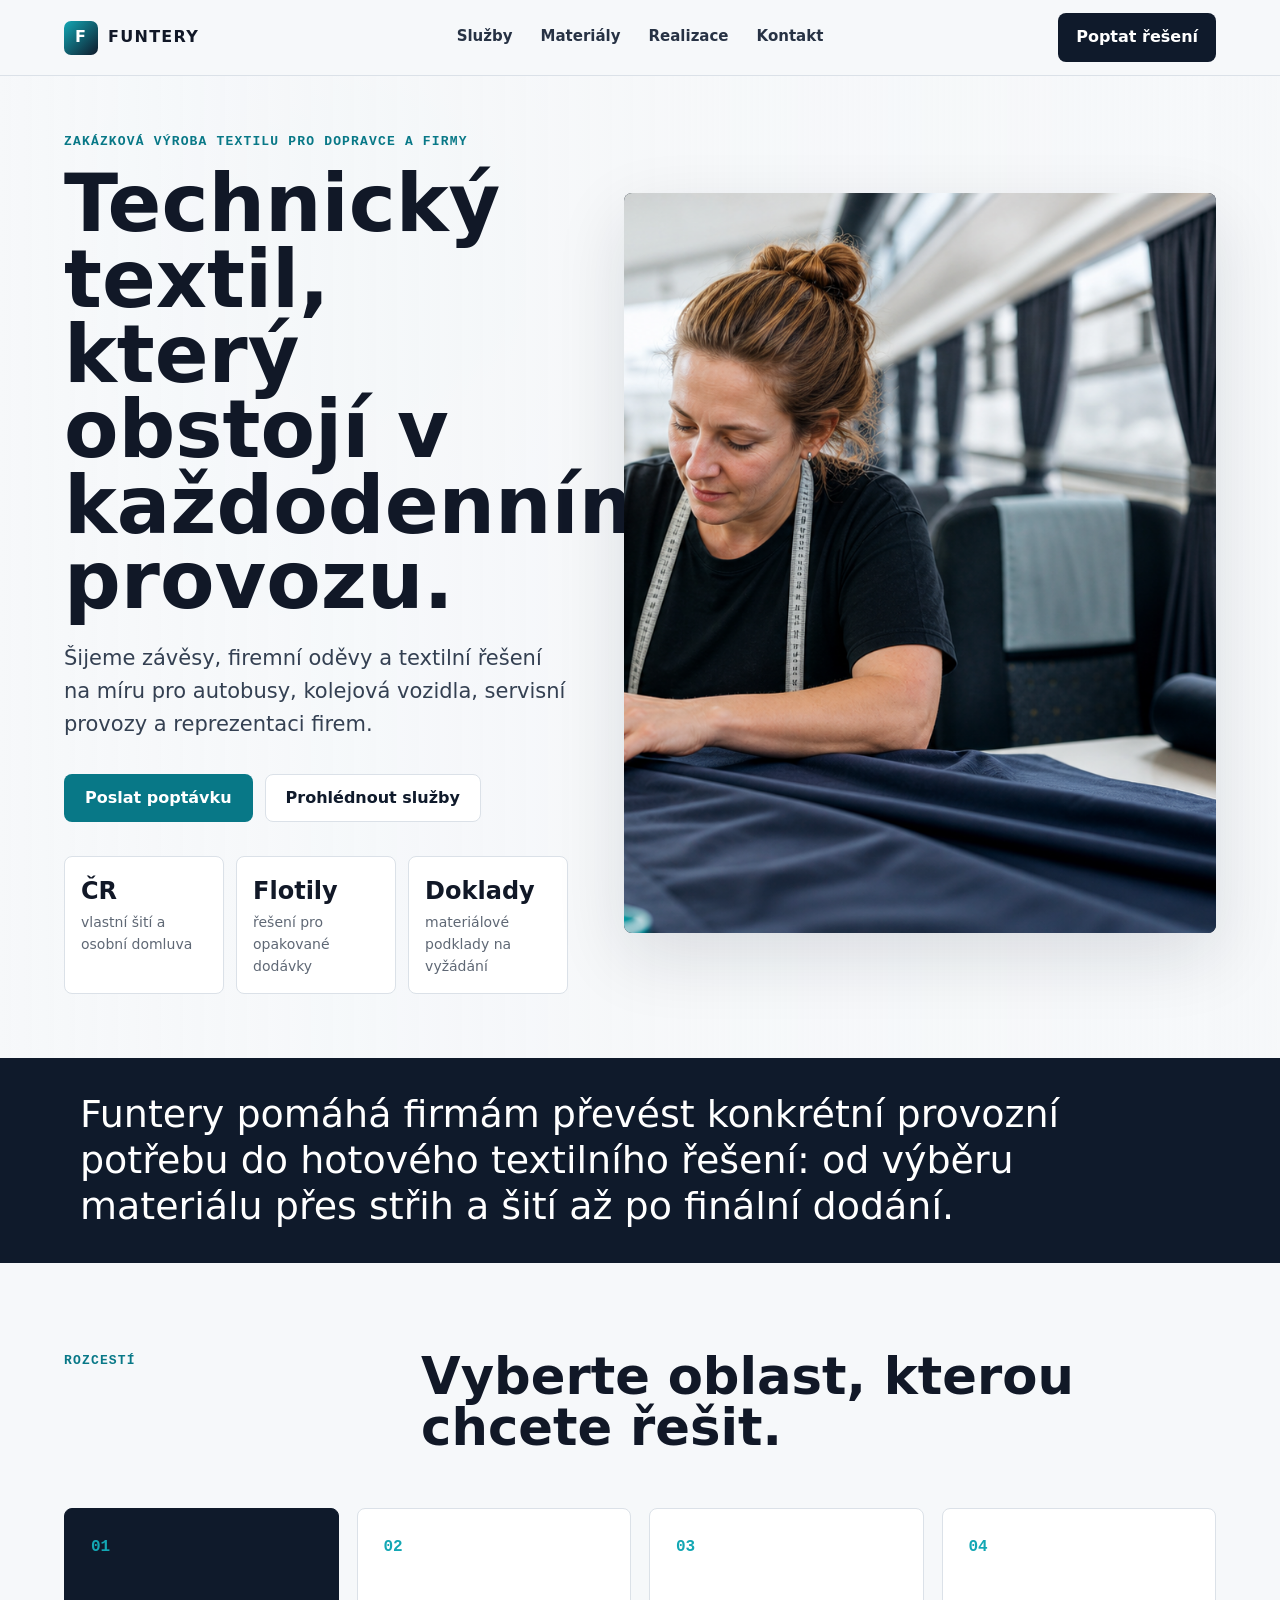
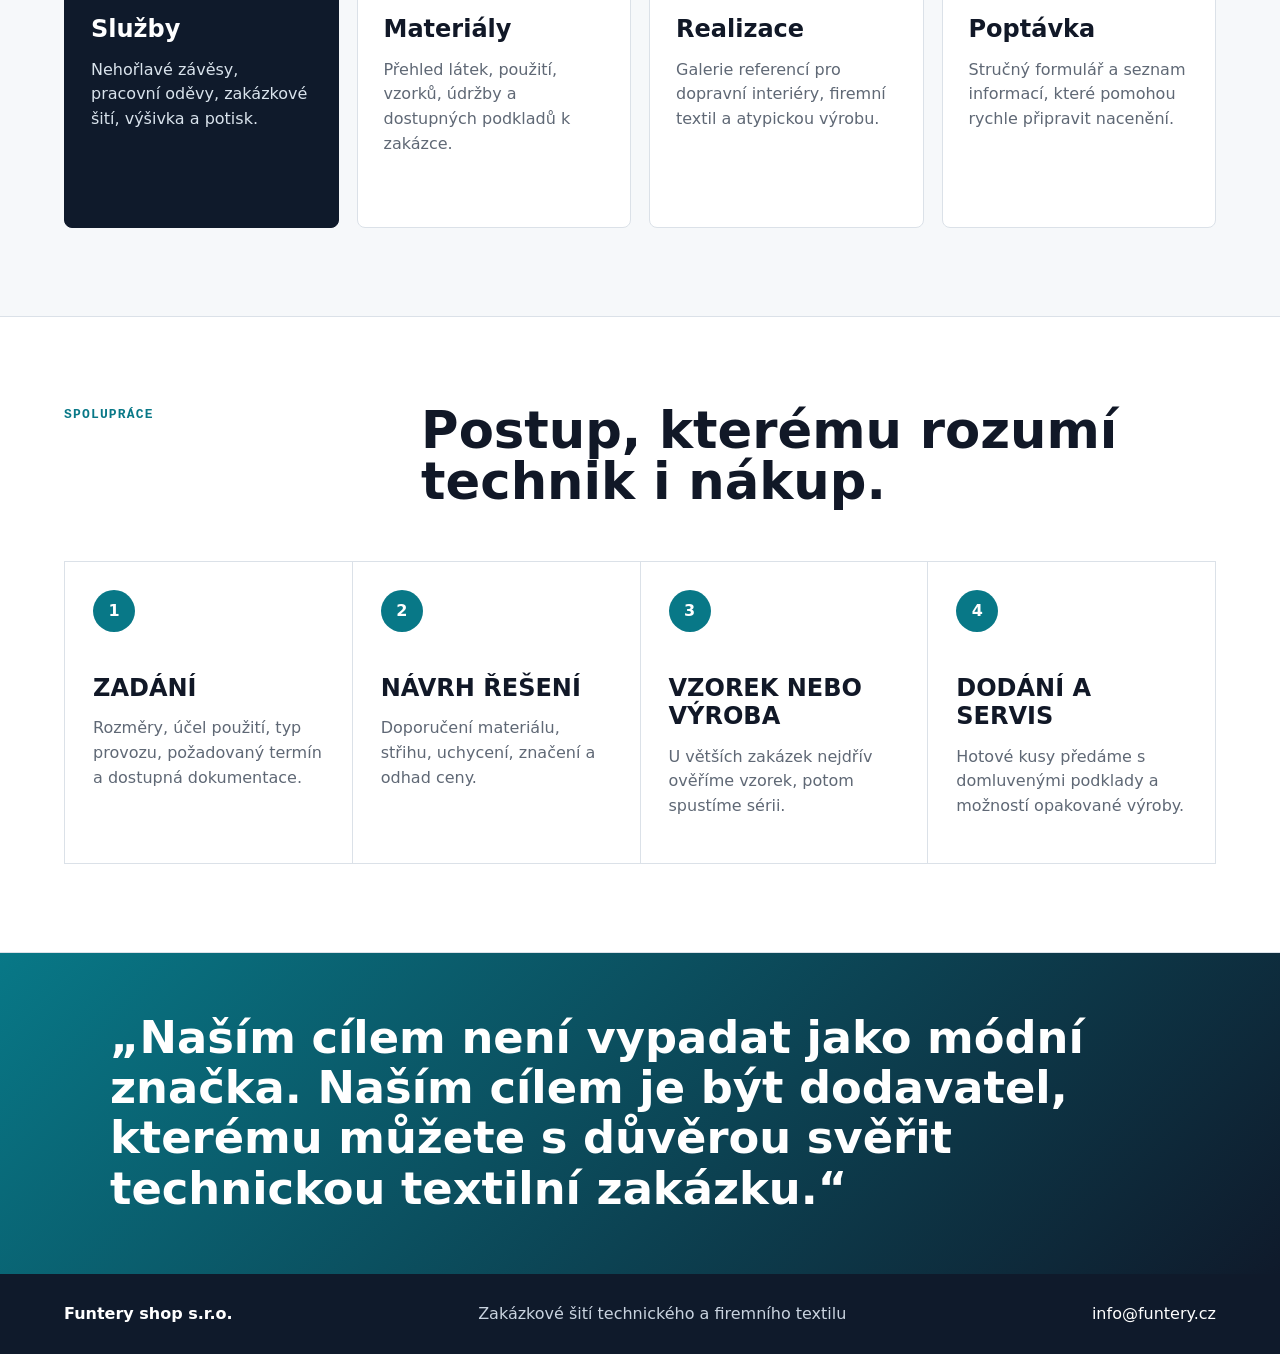
<file: index.html>
<!doctype html>
<html lang="cs">
  <head>
    <meta charset="utf-8">
    <meta name="viewport" content="width=device-width, initial-scale=1">
    <title>Funtery | Technický a firemní textil na míru</title>
    <meta name="description" content="Zakázkové šití technického a firemního textilu pro dopravu, provozy a reprezentaci firem. Nehořlavé závěsy, pracovní oděvy, materiály a realizace.">
    <link rel="stylesheet" href="styles.css">
  </head>
  <body>
    <header class="site-header">
      <a class="brand" href="index.html" aria-label="Funtery domů">
        <span class="brand-mark">F</span>
        <span>Funtery</span>
      </a>
      <nav class="nav" aria-label="Hlavní navigace">
        <a href="sluzby.html">Služby</a>
        <a href="materialy.html">Materiály</a>
        <a href="realizace.html">Realizace</a>
        <a href="kontakt.html">Kontakt</a>
      </nav>
      <a class="header-cta" href="kontakt.html">Poptat řešení</a>
    </header>

    <main>
      <section class="hero">
        <div class="hero-copy">
          <p class="eyebrow">Zakázková výroba textilu pro dopravce a firmy</p>
          <h1>Technický textil, který obstojí v každodenním provozu.</h1>
          <p class="lead">
            Šijeme závěsy, firemní oděvy a textilní řešení na míru pro autobusy,
            kolejová vozidla, servisní provozy a reprezentaci firem.
          </p>
          <div class="hero-actions">
            <a class="button primary" href="kontakt.html">Poslat poptávku</a>
            <a class="button secondary" href="sluzby.html">Prohlédnout služby</a>
          </div>
          <dl class="proof-strip" aria-label="Hlavní výhody">
            <div>
              <dt>ČR</dt>
              <dd>vlastní šití a osobní domluva</dd>
            </div>
            <div>
              <dt>Flotily</dt>
              <dd>řešení pro opakované dodávky</dd>
            </div>
            <div>
              <dt>Doklady</dt>
              <dd>materiálové podklady na vyžádání</dd>
            </div>
          </dl>
        </div>
        <div class="hero-media" aria-label="Šití technického textilu">
          <img src="assets/hero-technical-textiles.png" alt="Profesionální šití technického textilu pro dopravní interiéry">
        </div>
      </section>

      <section class="intro">
        <p>
          Funtery pomáhá firmám převést konkrétní provozní potřebu do hotového
          textilního řešení: od výběru materiálu přes střih a šití až po finální
          dodání.
        </p>
      </section>

      <section class="section">
        <div class="section-heading">
          <p class="eyebrow">Rozcestí</p>
          <h2>Vyberte oblast, kterou chcete řešit.</h2>
        </div>
        <div class="link-grid">
          <a class="link-card featured" href="sluzby.html">
            <span class="card-number">01</span>
            <h3>Služby</h3>
            <p>Nehořlavé závěsy, pracovní oděvy, zakázkové šití, výšivka a potisk.</p>
          </a>
          <a class="link-card" href="materialy.html">
            <span class="card-number">02</span>
            <h3>Materiály</h3>
            <p>Přehled látek, použití, vzorků, údržby a dostupných podkladů k zakázce.</p>
          </a>
          <a class="link-card" href="realizace.html">
            <span class="card-number">03</span>
            <h3>Realizace</h3>
            <p>Galerie referencí pro dopravní interiéry, firemní textil a atypickou výrobu.</p>
          </a>
          <a class="link-card" href="kontakt.html">
            <span class="card-number">04</span>
            <h3>Poptávka</h3>
            <p>Stručný formulář a seznam informací, které pomohou rychle připravit nacenění.</p>
          </a>
        </div>
      </section>

      <section class="section process-section">
        <div class="section-heading">
          <p class="eyebrow">Spolupráce</p>
          <h2>Postup, kterému rozumí technik i nákup.</h2>
        </div>
        <div class="process">
          <div>
            <span>1</span>
            <h3>ZADÁNÍ</h3>
            <p>Rozměry, účel použití, typ provozu, požadovaný termín a dostupná dokumentace.</p>
          </div>
          <div>
            <span>2</span>
            <h3>NÁVRH ŘEŠENÍ</h3>
            <p>Doporučení materiálu, střihu, uchycení, značení a odhad ceny.</p>
          </div>
          <div>
            <span>3</span>
            <h3>VZOREK NEBO VÝROBA</h3>
            <p>U větších zakázek nejdřív ověříme vzorek, potom spustíme sérii.</p>
          </div>
          <div>
            <span>4</span>
            <h3>DODÁNÍ A SERVIS</h3>
            <p>Hotové kusy předáme s domluvenými podklady a možností opakované výroby.</p>
          </div>
        </div>
      </section>

      <section class="quote-band">
        <p>„Naším cílem není vypadat jako módní značka. Naším cílem je být dodavatel, kterému můžete s důvěrou svěřit technickou textilní zakázku.“</p>
      </section>
    </main>

    <footer class="footer">
      <strong>Funtery shop s.r.o.</strong>
      <span>Zakázkové šití technického a firemního textilu</span>
      <a href="mailto:info@funtery.cz">info@funtery.cz</a>
    </footer>
  </body>
</html>
</file>
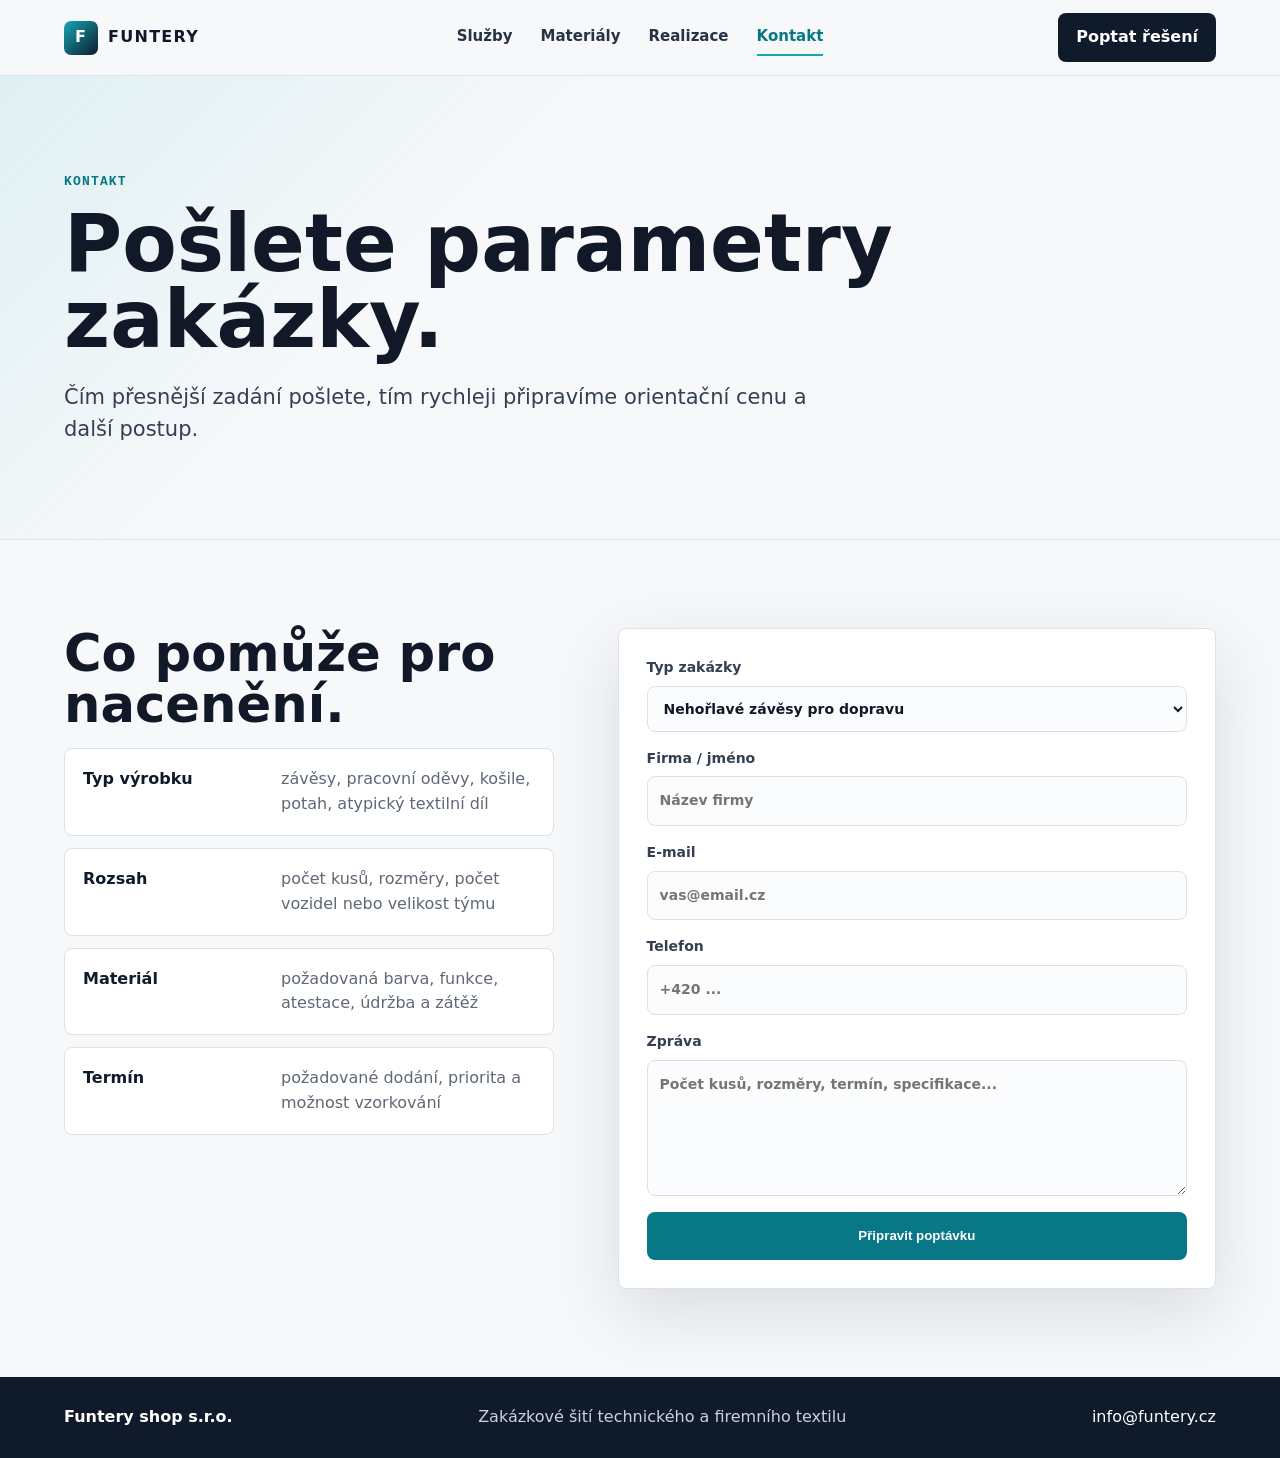
<file: kontakt.html>
<!doctype html>
<html lang="cs">
  <head>
    <meta charset="utf-8">
    <meta name="viewport" content="width=device-width, initial-scale=1">
    <title>Kontakt a poptávka | Funtery</title>
    <meta name="description" content="Kontaktujte Funtery s poptávkou na závěsy, firemní textil nebo zakázkové šití.">
    <link rel="stylesheet" href="styles.css">
  </head>
  <body>
    <header class="site-header">
      <a class="brand" href="index.html" aria-label="Funtery domů"><span class="brand-mark">F</span><span>Funtery</span></a>
      <nav class="nav" aria-label="Hlavní navigace">
        <a href="sluzby.html">Služby</a>
        <a href="materialy.html">Materiály</a>
        <a href="realizace.html">Realizace</a>
        <a class="active" href="kontakt.html">Kontakt</a>
      </nav>
      <a class="header-cta" href="kontakt.html">Poptat řešení</a>
    </header>

    <main>
      <section class="page-hero">
        <p class="eyebrow">Kontakt</p>
        <h1>Pošlete parametry zakázky.</h1>
        <p class="lead">Čím přesnější zadání pošlete, tím rychleji připravíme orientační cenu a další postup.</p>
      </section>

      <section class="section contact-section">
        <div>
          <h2>Co pomůže pro nacenění.</h2>
          <div class="spec-list">
            <div><strong>Typ výrobku</strong><span>závěsy, pracovní oděvy, košile, potah, atypický textilní díl</span></div>
            <div><strong>Rozsah</strong><span>počet kusů, rozměry, počet vozidel nebo velikost týmu</span></div>
            <div><strong>Materiál</strong><span>požadovaná barva, funkce, atestace, údržba a zátěž</span></div>
            <div><strong>Termín</strong><span>požadované dodání, priorita a možnost vzorkování</span></div>
          </div>
        </div>
        <form class="inquiry-form">
          <label>
            Typ zakázky
            <select>
              <option>Nehořlavé závěsy pro dopravu</option>
              <option>Firemní a pracovní oděvy</option>
              <option>Zakázkové šití</option>
              <option>Výšivka nebo potisk</option>
            </select>
          </label>
          <label>
            Firma / jméno
            <input type="text" placeholder="Název firmy">
          </label>
          <label>
            E-mail
            <input type="email" placeholder="vas@email.cz">
          </label>
          <label>
            Telefon
            <input type="tel" placeholder="+420 ...">
          </label>
          <label>
            Zpráva
            <textarea rows="5" placeholder="Počet kusů, rozměry, termín, specifikace..."></textarea>
          </label>
          <button class="button primary" type="button">Připravit poptávku</button>
        </form>
      </section>
    </main>

    <footer class="footer">
      <strong>Funtery shop s.r.o.</strong>
      <span>Zakázkové šití technického a firemního textilu</span>
      <a href="mailto:info@funtery.cz">info@funtery.cz</a>
    </footer>
  </body>
</html>
</file>
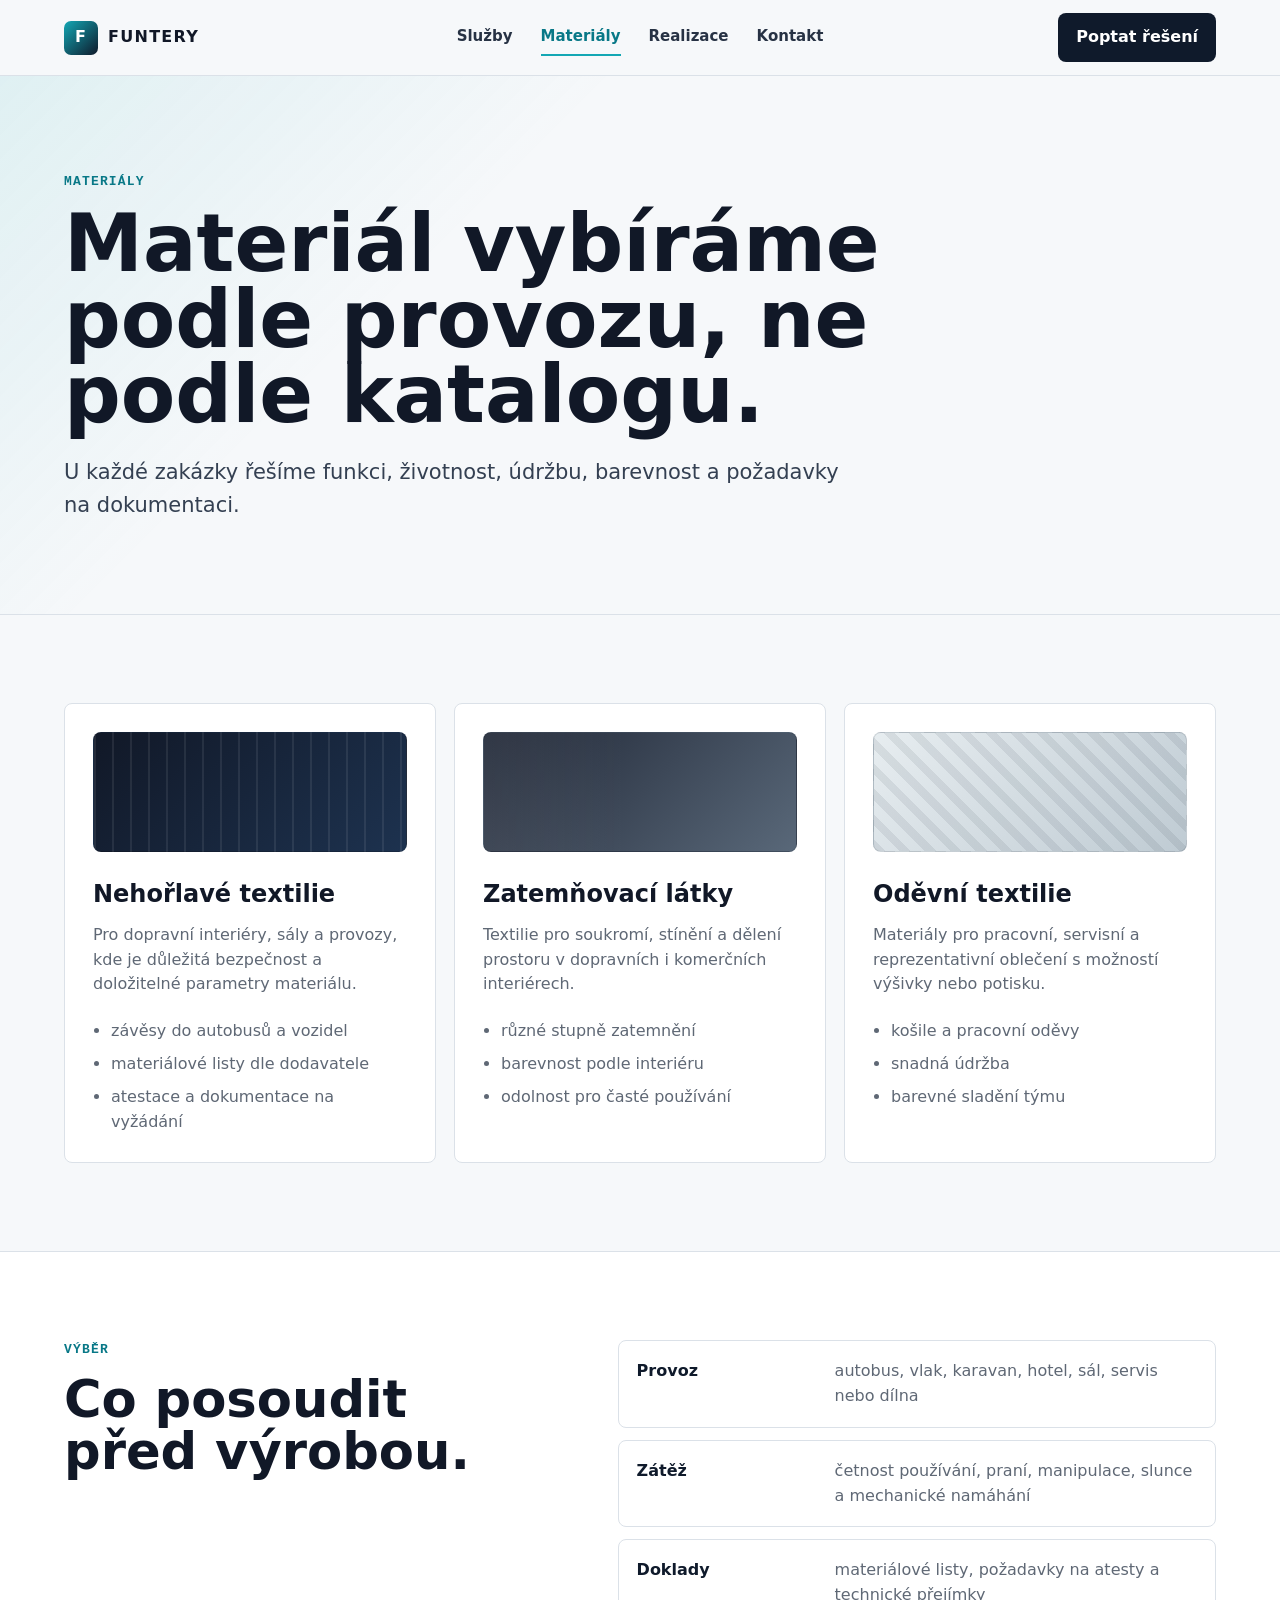
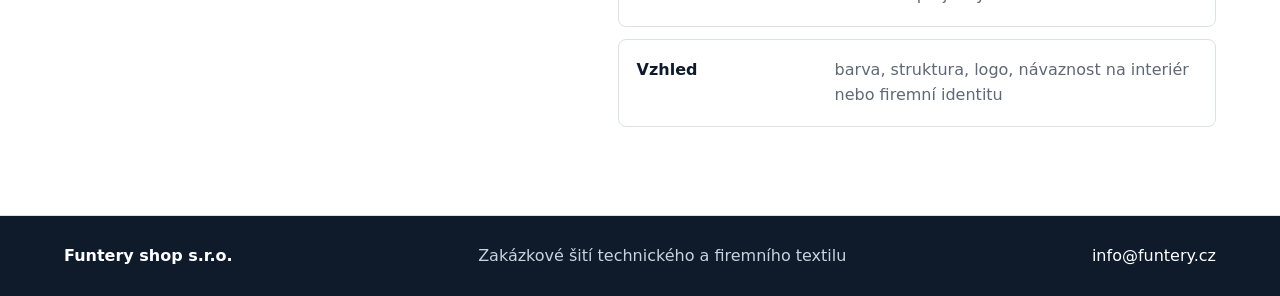
<file: materialy.html>
<!doctype html>
<html lang="cs">
  <head>
    <meta charset="utf-8">
    <meta name="viewport" content="width=device-width, initial-scale=1">
    <title>Materiály | Funtery</title>
    <meta name="description" content="Materiály pro technický a firemní textil: nehořlavé látky, zatemňovací textilie, pracovní oděvy, vzorkovníky, údržba a dokumentace.">
    <link rel="stylesheet" href="styles.css">
  </head>
  <body>
    <header class="site-header">
      <a class="brand" href="index.html" aria-label="Funtery domů"><span class="brand-mark">F</span><span>Funtery</span></a>
      <nav class="nav" aria-label="Hlavní navigace">
        <a href="sluzby.html">Služby</a>
        <a class="active" href="materialy.html">Materiály</a>
        <a href="realizace.html">Realizace</a>
        <a href="kontakt.html">Kontakt</a>
      </nav>
      <a class="header-cta" href="kontakt.html">Poptat řešení</a>
    </header>

    <main>
      <section class="page-hero">
        <p class="eyebrow">Materiály</p>
        <h1>Materiál vybíráme podle provozu, ne podle katalogu.</h1>
        <p class="lead">U každé zakázky řešíme funkci, životnost, údržbu, barevnost a požadavky na dokumentaci.</p>
      </section>

      <section class="section">
        <div class="material-grid">
          <article class="material-card">
            <span class="swatch navy"></span>
            <h3>Nehořlavé textilie</h3>
            <p>Pro dopravní interiéry, sály a provozy, kde je důležitá bezpečnost a doložitelné parametry materiálu.</p>
            <ul>
              <li>závěsy do autobusů a vozidel</li>
              <li>materiálové listy dle dodavatele</li>
              <li>atestace a dokumentace na vyžádání</li>
            </ul>
          </article>
          <article class="material-card">
            <span class="swatch dark"></span>
            <h3>Zatemňovací látky</h3>
            <p>Textilie pro soukromí, stínění a dělení prostoru v dopravních i komerčních interiérech.</p>
            <ul>
              <li>různé stupně zatemnění</li>
              <li>barevnost podle interiéru</li>
              <li>odolnost pro časté používání</li>
            </ul>
          </article>
          <article class="material-card">
            <span class="swatch work"></span>
            <h3>Oděvní textilie</h3>
            <p>Materiály pro pracovní, servisní a reprezentativní oblečení s možností výšivky nebo potisku.</p>
            <ul>
              <li>košile a pracovní oděvy</li>
              <li>snadná údržba</li>
              <li>barevné sladění týmu</li>
            </ul>
          </article>
        </div>
      </section>

      <section class="section split process-section">
        <div>
          <p class="eyebrow">Výběr</p>
          <h2>Co posoudit před výrobou.</h2>
        </div>
        <div class="spec-list">
          <div><strong>Provoz</strong><span>autobus, vlak, karavan, hotel, sál, servis nebo dílna</span></div>
          <div><strong>Zátěž</strong><span>četnost používání, praní, manipulace, slunce a mechanické namáhání</span></div>
          <div><strong>Doklady</strong><span>materiálové listy, požadavky na atesty a technické přejímky</span></div>
          <div><strong>Vzhled</strong><span>barva, struktura, logo, návaznost na interiér nebo firemní identitu</span></div>
        </div>
      </section>
    </main>

    <footer class="footer">
      <strong>Funtery shop s.r.o.</strong>
      <span>Zakázkové šití technického a firemního textilu</span>
      <a href="mailto:info@funtery.cz">info@funtery.cz</a>
    </footer>
  </body>
</html>
</file>
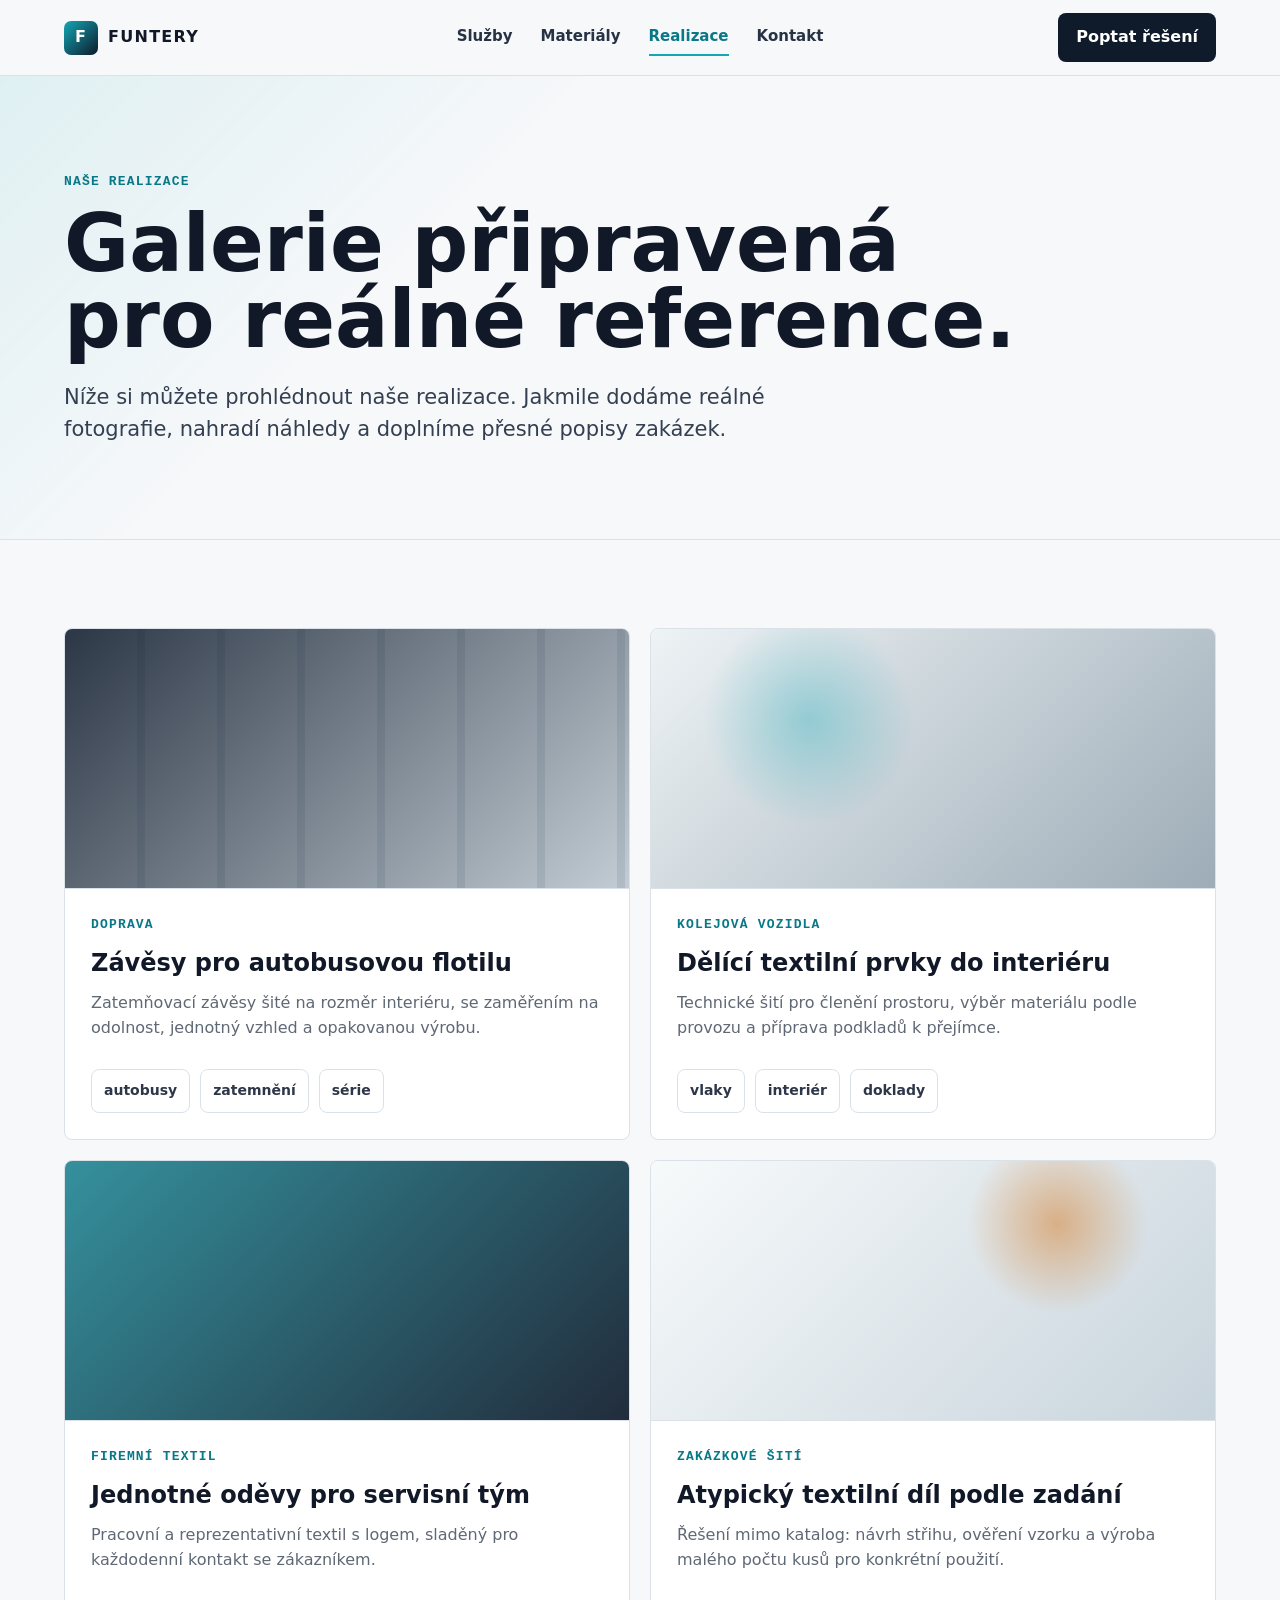
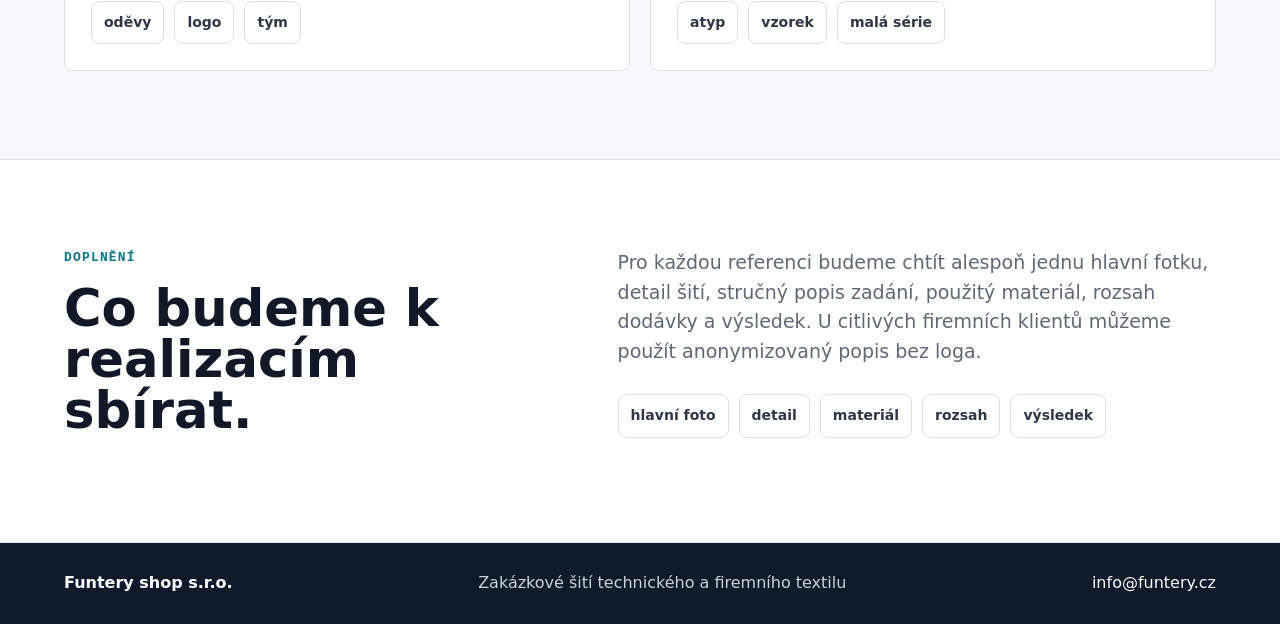
<file: realizace.html>
<!doctype html>
<html lang="cs">
  <head>
    <meta charset="utf-8">
    <meta name="viewport" content="width=device-width, initial-scale=1">
    <title>Realizace | Funtery</title>
    <meta name="description" content="Připravená galerie realizací Funtery: dopravní závěsy, firemní textil, zakázkové šití a materiálové vzorky.">
    <link rel="stylesheet" href="styles.css">
  </head>
  <body>
    <header class="site-header">
      <a class="brand" href="index.html" aria-label="Funtery domů"><span class="brand-mark">F</span><span>Funtery</span></a>
      <nav class="nav" aria-label="Hlavní navigace">
        <a href="sluzby.html">Služby</a>
        <a href="materialy.html">Materiály</a>
        <a class="active" href="realizace.html">Realizace</a>
        <a href="kontakt.html">Kontakt</a>
      </nav>
      <a class="header-cta" href="kontakt.html">Poptat řešení</a>
    </header>

    <main>
      <section class="page-hero">
        <p class="eyebrow">Naše realizace</p>
        <h1>Galerie připravená pro reálné reference.</h1>
        <p class="lead">Níže si můžete prohlédnout naše realizace. Jakmile dodáme reálné fotografie, nahradí náhledy a doplníme přesné popisy zakázek.</p>
      </section>

      <section class="section">
        <div class="gallery-grid">
          <article class="case-card">
            <div class="case-thumb transport"></div>
            <div class="case-body">
              <p class="eyebrow">Doprava</p>
              <h3>Závěsy pro autobusovou flotilu</h3>
              <p>Zatemňovací závěsy šité na rozměr interiéru, se zaměřením na odolnost, jednotný vzhled a opakovanou výrobu.</p>
              <div class="badges"><span>autobusy</span><span>zatemnění</span><span>série</span></div>
            </div>
          </article>
          <article class="case-card">
            <div class="case-thumb rail"></div>
            <div class="case-body">
              <p class="eyebrow">Kolejová vozidla</p>
              <h3>Dělící textilní prvky do interiéru</h3>
              <p>Technické šití pro členění prostoru, výběr materiálu podle provozu a příprava podkladů k přejímce.</p>
              <div class="badges"><span>vlaky</span><span>interiér</span><span>doklady</span></div>
            </div>
          </article>
          <article class="case-card">
            <div class="case-thumb uniform"></div>
            <div class="case-body">
              <p class="eyebrow">Firemní textil</p>
              <h3>Jednotné oděvy pro servisní tým</h3>
              <p>Pracovní a reprezentativní textil s logem, sladěný pro každodenní kontakt se zákazníkem.</p>
              <div class="badges"><span>oděvy</span><span>logo</span><span>tým</span></div>
            </div>
          </article>
          <article class="case-card">
            <div class="case-thumb custom"></div>
            <div class="case-body">
              <p class="eyebrow">Zakázkové šití</p>
              <h3>Atypický textilní díl podle zadání</h3>
              <p>Řešení mimo katalog: návrh střihu, ověření vzorku a výroba malého počtu kusů pro konkrétní použití.</p>
              <div class="badges"><span>atyp</span><span>vzorek</span><span>malá série</span></div>
            </div>
          </article>
        </div>
      </section>

      <section class="section split process-section">
        <div>
          <p class="eyebrow">Doplnění</p>
          <h2>Co budeme k realizacím sbírat.</h2>
        </div>
        <div class="credibility-list">
          <p>Pro každou referenci budeme chtít alespoň jednu hlavní fotku, detail šití, stručný popis zadání, použitý materiál, rozsah dodávky a výsledek. U citlivých firemních klientů můžeme použít anonymizovaný popis bez loga.</p>
          <div class="badges"><span>hlavní foto</span><span>detail</span><span>materiál</span><span>rozsah</span><span>výsledek</span></div>
        </div>
      </section>
    </main>

    <footer class="footer">
      <strong>Funtery shop s.r.o.</strong>
      <span>Zakázkové šití technického a firemního textilu</span>
      <a href="mailto:info@funtery.cz">info@funtery.cz</a>
    </footer>
  </body>
</html>
</file>
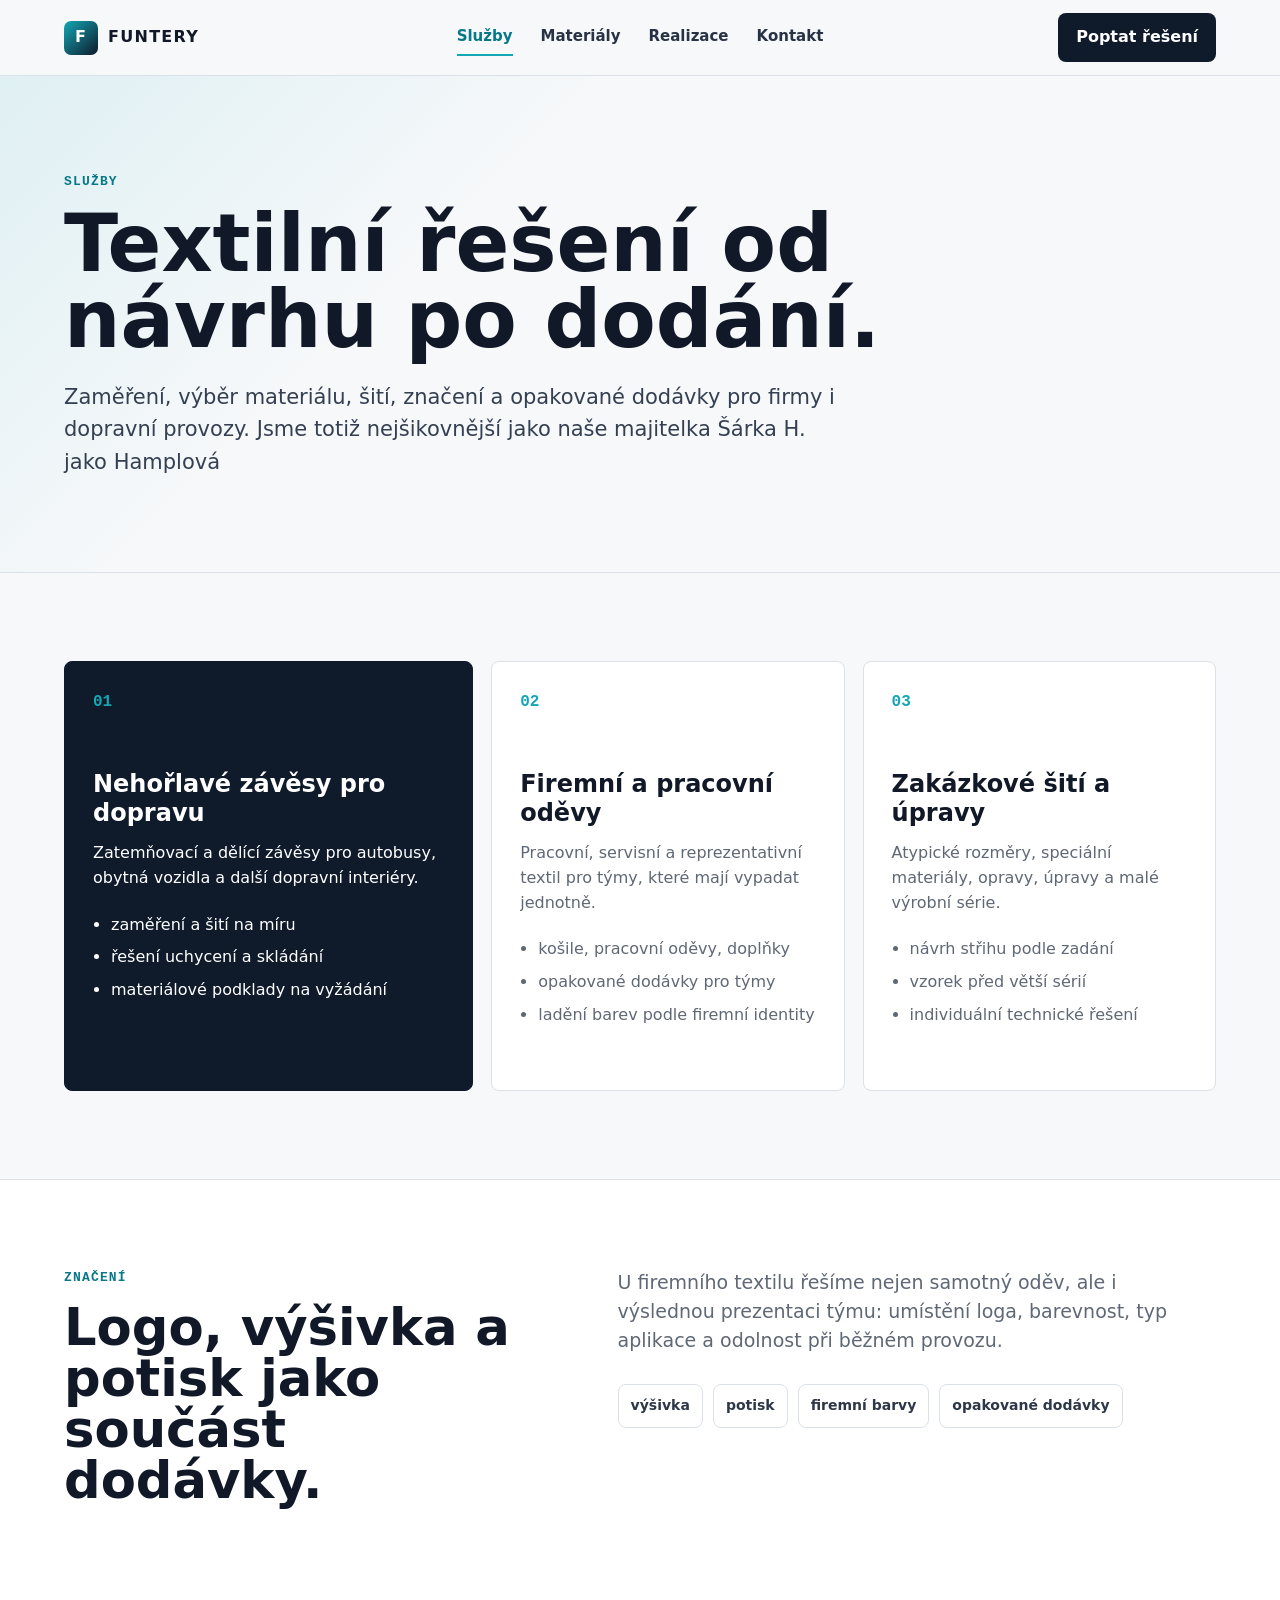
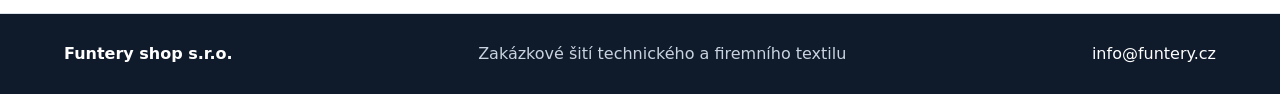
<file: sluzby.html>
<!doctype html>
<html lang="cs">
  <head>
    <meta charset="utf-8">
    <meta name="viewport" content="width=device-width, initial-scale=1">
    <title>Služby | Funtery</title>
    <meta name="description" content="Služby Funtery: nehořlavé závěsy pro dopravu, firemní a pracovní oděvy, zakázkové šití, výšivka a potisk.">
    <link rel="stylesheet" href="styles.css">
  </head>
  <body>
    <header class="site-header">
      <a class="brand" href="index.html" aria-label="Funtery domů"><span class="brand-mark">F</span><span>Funtery</span></a>
      <nav class="nav" aria-label="Hlavní navigace">
        <a class="active" href="sluzby.html">Služby</a>
        <a href="materialy.html">Materiály</a>
        <a href="realizace.html">Realizace</a>
        <a href="kontakt.html">Kontakt</a>
      </nav>
      <a class="header-cta" href="kontakt.html">Poptat řešení</a>
    </header>

    <main>
      <section class="page-hero">
        <p class="eyebrow">Služby</p>
        <h1>Textilní řešení od návrhu po dodání.</h1>
        <p class="lead">Zaměření, výběr materiálu, šití, značení a opakované dodávky pro firmy i dopravní provozy. Jsme totiž nejšikovnější jako naše majitelka Šárka H. jako Hamplová</p>
      </section>

      <section class="section">
        <div class="service-grid">
          <article class="service-card featured">
            <span class="card-number">01</span>
            <h3>Nehořlavé závěsy pro dopravu</h3>
            <p>Zatemňovací a dělící závěsy pro autobusy, obytná vozidla a další dopravní interiéry.</p>
            <ul>
              <li>zaměření a šití na míru</li>
              <li>řešení uchycení a skládání</li>
              <li>materiálové podklady na vyžádání</li>
            </ul>
          </article>
          <article class="service-card">
            <span class="card-number">02</span>
            <h3>Firemní a pracovní oděvy</h3>
            <p>Pracovní, servisní a reprezentativní textil pro týmy, které mají vypadat jednotně.</p>
            <ul>
              <li>košile, pracovní oděvy, doplňky</li>
              <li>opakované dodávky pro týmy</li>
              <li>ladění barev podle firemní identity</li>
            </ul>
          </article>
          <article class="service-card">
            <span class="card-number">03</span>
            <h3>Zakázkové šití a úpravy</h3>
            <p>Atypické rozměry, speciální materiály, opravy, úpravy a malé výrobní série.</p>
            <ul>
              <li>návrh střihu podle zadání</li>
              <li>vzorek před větší sérií</li>
              <li>individuální technické řešení</li>
            </ul>
          </article>
        </div>
      </section>

      <section class="section split process-section">
        <div>
          <p class="eyebrow">Značení</p>
          <h2>Logo, výšivka a potisk jako součást dodávky.</h2>
        </div>
        <div class="credibility-list">
          <p>U firemního textilu řešíme nejen samotný oděv, ale i výslednou prezentaci týmu: umístění loga, barevnost, typ aplikace a odolnost při běžném provozu.</p>
          <div class="badges">
            <span>výšivka</span>
            <span>potisk</span>
            <span>firemní barvy</span>
            <span>opakované dodávky</span>
          </div>
        </div>
      </section>
    </main>

    <footer class="footer">
      <strong>Funtery shop s.r.o.</strong>
      <span>Zakázkové šití technického a firemního textilu</span>
      <a href="mailto:info@funtery.cz">info@funtery.cz</a>
    </footer>
  </body>
</html>
</file>
<file: styles.css>
:root {
  --ink: #111827;
  --muted: #5f6875;
  --line: #dbe1e8;
  --paper: #f6f8fa;
  --white: #ffffff;
  --teal: #13a7b4;
  --teal-dark: #087887;
  --amber: #d5893f;
  --navy: #0f1a2b;
  --radius: 8px;
  --shadow: 0 24px 70px rgba(16, 24, 40, 0.12);
}

* {
  box-sizing: border-box;
}

html {
  scroll-behavior: smooth;
}

body {
  margin: 0;
  color: var(--ink);
  background: var(--paper);
  font-family: Inter, ui-sans-serif, system-ui, -apple-system, BlinkMacSystemFont, "Segoe UI", sans-serif;
  line-height: 1.55;
}

a {
  color: inherit;
  text-decoration: none;
}

.site-header {
  position: sticky;
  top: 0;
  z-index: 20;
  display: grid;
  grid-template-columns: 1fr auto 1fr;
  align-items: center;
  gap: 24px;
  min-height: 76px;
  padding: 0 5vw;
  background: rgba(246, 248, 250, 0.92);
  border-bottom: 1px solid var(--line);
  backdrop-filter: blur(16px);
}

.brand,
.nav,
.header-cta {
  display: inline-flex;
  align-items: center;
}

.brand {
  gap: 10px;
  font-weight: 800;
  letter-spacing: 0.08em;
  text-transform: uppercase;
}

.brand-mark {
  display: grid;
  place-items: center;
  width: 34px;
  height: 34px;
  color: var(--white);
  background: linear-gradient(135deg, var(--teal), var(--navy));
  border-radius: 7px;
  font-weight: 900;
}

.nav {
  gap: 28px;
  color: #273244;
  font-size: 15px;
  font-weight: 650;
}

.nav a {
  padding: 6px 0;
  border-bottom: 2px solid transparent;
}

.nav a:hover,
.nav a.active {
  color: var(--teal-dark);
  border-bottom-color: var(--teal);
}

.header-cta {
  justify-self: end;
  padding: 12px 18px;
  color: var(--white);
  background: var(--navy);
  border-radius: var(--radius);
  font-weight: 750;
}

.hero {
  display: grid;
  grid-template-columns: minmax(0, 0.92fr) minmax(420px, 1.08fr);
  gap: 56px;
  align-items: center;
  min-height: calc(100vh - 76px);
  padding: 56px 5vw 64px;
  background:
    linear-gradient(90deg, rgba(246, 248, 250, 1) 0%, rgba(246, 248, 250, 0.88) 52%, rgba(246, 248, 250, 0.45) 100%),
    radial-gradient(circle at 18% 18%, rgba(19, 167, 180, 0.14), transparent 28%);
}

.hero-copy {
  max-width: 720px;
}

.eyebrow {
  margin: 0 0 14px;
  color: var(--teal-dark);
  font-family: "SFMono-Regular", Consolas, monospace;
  font-size: 13px;
  font-weight: 800;
  letter-spacing: 0.09em;
  text-transform: uppercase;
}

h1,
h2,
h3,
p {
  margin-top: 0;
}

h1 {
  margin-bottom: 24px;
  max-width: 760px;
  font-size: clamp(48px, 6.2vw, 92px);
  line-height: 0.95;
  letter-spacing: 0;
}

h2 {
  margin-bottom: 18px;
  font-size: clamp(34px, 4vw, 60px);
  line-height: 1;
  letter-spacing: 0;
}

h3 {
  margin-bottom: 14px;
  font-size: 24px;
  line-height: 1.18;
}

.lead {
  max-width: 620px;
  color: #344052;
  font-size: 21px;
}

.hero-actions {
  display: flex;
  flex-wrap: wrap;
  gap: 12px;
  margin: 34px 0;
}

.button {
  display: inline-flex;
  align-items: center;
  justify-content: center;
  min-height: 48px;
  padding: 0 20px;
  border: 1px solid transparent;
  border-radius: var(--radius);
  font-weight: 800;
  cursor: pointer;
}

.button.primary {
  color: var(--white);
  background: var(--teal-dark);
}

.button.secondary {
  color: var(--navy);
  background: var(--white);
  border-color: var(--line);
}

.proof-strip {
  display: grid;
  grid-template-columns: repeat(3, 1fr);
  gap: 12px;
  margin: 0;
}

.proof-strip div {
  padding: 16px;
  background: var(--white);
  border: 1px solid var(--line);
  border-radius: var(--radius);
}

.proof-strip dt {
  font-size: 24px;
  font-weight: 900;
}

.proof-strip dd {
  margin: 2px 0 0;
  color: var(--muted);
  font-size: 14px;
}

.hero-media {
  overflow: hidden;
  aspect-ratio: 4 / 5;
  min-height: 620px;
  background: var(--navy);
  border-radius: var(--radius);
  box-shadow: var(--shadow);
}

.hero-media img {
  width: 100%;
  height: 100%;
  object-fit: cover;
}

.page-hero {
  padding: 96px 5vw 72px;
  background:
    linear-gradient(135deg, rgba(19, 167, 180, 0.10), transparent 34%),
    var(--paper);
  border-bottom: 1px solid var(--line);
}

.page-hero h1 {
  max-width: 980px;
}

.page-hero .lead {
  max-width: 780px;
}

.intro {
  padding: 34px 5vw;
  color: var(--white);
  background: var(--navy);
}

.intro p {
  max-width: 1120px;
  margin: 0 auto;
  font-size: clamp(22px, 3vw, 38px);
  line-height: 1.2;
}

.section {
  padding: 88px 5vw;
}

.section-heading {
  display: grid;
  grid-template-columns: minmax(160px, 0.28fr) minmax(0, 0.72fr);
  gap: 48px;
  align-items: start;
  margin-bottom: 36px;
}

.service-grid {
  display: grid;
  grid-template-columns: 1.1fr 0.95fr 0.95fr;
  gap: 18px;
}

.link-grid {
  display: grid;
  grid-template-columns: repeat(4, 1fr);
  gap: 18px;
}

.service-card {
  min-height: 430px;
  padding: 28px;
  background: var(--white);
  border: 1px solid var(--line);
  border-radius: var(--radius);
}

.link-card,
.material-card,
.case-card {
  background: var(--white);
  border: 1px solid var(--line);
  border-radius: var(--radius);
}

.link-card {
  display: block;
  min-height: 320px;
  padding: 26px;
  transition: transform 180ms ease, box-shadow 180ms ease;
}

.link-card:hover {
  transform: translateY(-3px);
  box-shadow: var(--shadow);
}

.link-card.featured {
  color: var(--white);
  background: var(--navy);
  border-color: var(--navy);
}

.link-card p {
  color: var(--muted);
}

.link-card.featured p {
  color: #d9e3ec;
}

.service-card.featured {
  color: var(--white);
  background: var(--navy);
  border-color: var(--navy);
}

.card-number {
  display: block;
  margin-bottom: 56px;
  color: var(--teal);
  font-family: "SFMono-Regular", Consolas, monospace;
  font-weight: 800;
}

.service-card p {
  color: inherit;
}

.service-card:not(.featured) p,
.service-card:not(.featured) li {
  color: var(--muted);
}

.material-grid {
  display: grid;
  grid-template-columns: repeat(3, 1fr);
  gap: 18px;
}

.material-card {
  min-height: 420px;
  padding: 28px;
}

.material-card p,
.material-card li {
  color: var(--muted);
}

.swatch {
  display: block;
  width: 100%;
  height: 120px;
  margin-bottom: 28px;
  border-radius: var(--radius);
  border: 1px solid rgba(15, 26, 43, 0.12);
}

.swatch.navy {
  background:
    repeating-linear-gradient(90deg, rgba(255,255,255,.08) 0 2px, transparent 2px 18px),
    linear-gradient(135deg, #111827, #1d324f);
}

.swatch.dark {
  background:
    linear-gradient(90deg, rgba(255,255,255,.08), transparent 45%),
    linear-gradient(135deg, #202736, #596879);
}

.swatch.work {
  background:
    repeating-linear-gradient(45deg, rgba(15,26,43,.08) 0 8px, transparent 8px 18px),
    linear-gradient(135deg, #e7edf0, #bfcbd3);
}

ul {
  display: grid;
  gap: 8px;
  margin: 22px 0 0;
  padding-left: 18px;
}

.process-section {
  background: var(--white);
  border-block: 1px solid var(--line);
}

.process {
  display: grid;
  grid-template-columns: repeat(4, 1fr);
  gap: 1px;
  background: var(--line);
  border: 1px solid var(--line);
}

.process div {
  min-height: 260px;
  padding: 28px;
  background: var(--white);
}

.process span {
  display: inline-grid;
  place-items: center;
  width: 42px;
  height: 42px;
  margin-bottom: 42px;
  color: var(--white);
  background: var(--teal-dark);
  border-radius: 50%;
  font-weight: 900;
}

.process p,
.credibility-list p,
.contact-section p {
  color: var(--muted);
}

.split,
.contact-section {
  display: grid;
  grid-template-columns: 0.9fr 1.1fr;
  gap: 64px;
  align-items: start;
}

.credibility-list {
  font-size: 19px;
}

.badges {
  display: flex;
  flex-wrap: wrap;
  gap: 10px;
  margin-top: 28px;
}

.badges span {
  padding: 10px 12px;
  background: var(--white);
  border: 1px solid var(--line);
  border-radius: var(--radius);
  color: #2d3748;
  font-size: 14px;
  font-weight: 750;
}

.spec-list {
  display: grid;
  gap: 12px;
}

.spec-list div {
  display: grid;
  grid-template-columns: 180px 1fr;
  gap: 18px;
  padding: 18px;
  background: var(--white);
  border: 1px solid var(--line);
  border-radius: var(--radius);
}

.spec-list strong {
  color: var(--navy);
}

.spec-list span {
  color: var(--muted);
}

.gallery-grid {
  display: grid;
  grid-template-columns: repeat(2, 1fr);
  gap: 20px;
}

.case-card {
  overflow: hidden;
}

.case-thumb {
  min-height: 260px;
  border-bottom: 1px solid var(--line);
}

.case-thumb.transport {
  background:
    linear-gradient(135deg, rgba(15, 26, 43, 0.86), rgba(15, 26, 43, 0.12)),
    repeating-linear-gradient(90deg, #dce5eb 0 72px, #c8d4dc 72px 80px);
}

.case-thumb.rail {
  background:
    radial-gradient(circle at 28% 35%, rgba(19, 167, 180, .34), transparent 24%),
    linear-gradient(135deg, #eef3f5, #9dacb7);
}

.case-thumb.uniform {
  background:
    linear-gradient(135deg, rgba(8, 120, 135, .82), rgba(15, 26, 43, .92)),
    repeating-linear-gradient(45deg, rgba(255,255,255,.14) 0 4px, transparent 4px 18px);
}

.case-thumb.custom {
  background:
    radial-gradient(circle at 72% 24%, rgba(213, 137, 63, .58), transparent 20%),
    linear-gradient(135deg, #f7fafb, #c8d4dc);
}

.case-body {
  padding: 26px;
}

.case-body p:not(.eyebrow) {
  color: var(--muted);
}

.quote-band {
  padding: 60px 5vw;
  color: var(--white);
  background: linear-gradient(135deg, var(--teal-dark), var(--navy));
}

.quote-band p {
  max-width: 1060px;
  margin: 0 auto;
  font-size: clamp(26px, 3.5vw, 52px);
  line-height: 1.12;
  font-weight: 850;
}

.contact-section {
  background: var(--paper);
}

.inquiry-form {
  display: grid;
  gap: 16px;
  padding: 28px;
  background: var(--white);
  border: 1px solid var(--line);
  border-radius: var(--radius);
  box-shadow: var(--shadow);
}

label {
  display: grid;
  gap: 7px;
  color: #344052;
  font-size: 14px;
  font-weight: 800;
}

input,
select,
textarea {
  width: 100%;
  padding: 13px 12px;
  color: var(--ink);
  background: #fbfcfd;
  border: 1px solid var(--line);
  border-radius: var(--radius);
  font: inherit;
}

textarea {
  resize: vertical;
}

.footer {
  display: flex;
  flex-wrap: wrap;
  gap: 18px;
  justify-content: space-between;
  padding: 28px 5vw;
  color: var(--white);
  background: var(--navy);
}

.footer span {
  color: #c9d3df;
}

@media (max-width: 980px) {
  .site-header {
    grid-template-columns: 1fr auto;
  }

  .nav {
    display: none;
  }

  .hero,
  .section-heading,
  .split,
  .contact-section {
    grid-template-columns: 1fr;
  }

  .hero {
    gap: 32px;
    min-height: auto;
  }

  .hero-media {
    min-height: 420px;
  }

  .service-grid,
  .link-grid,
  .material-grid,
  .gallery-grid,
  .process {
    grid-template-columns: 1fr;
  }

  .service-card,
  .link-card,
  .process div {
    min-height: auto;
  }

  .spec-list div {
    grid-template-columns: 1fr;
  }

  .card-number,
  .process span {
    margin-bottom: 28px;
  }
}

@media (max-width: 640px) {
  .site-header {
    min-height: 68px;
    padding: 0 18px;
  }

  .brand {
    letter-spacing: 0.04em;
  }

  .header-cta {
    padding: 10px 12px;
    font-size: 13px;
  }

  .hero,
  .section,
  .page-hero,
  .intro,
  .quote-band,
  .footer {
    padding-inline: 18px;
  }

  .proof-strip {
    grid-template-columns: 1fr;
  }

  .hero-media {
    min-height: 320px;
    aspect-ratio: 1 / 1;
  }

  .hero-actions {
    display: grid;
  }

  h1 {
    font-size: 48px;
  }
}
</file>
